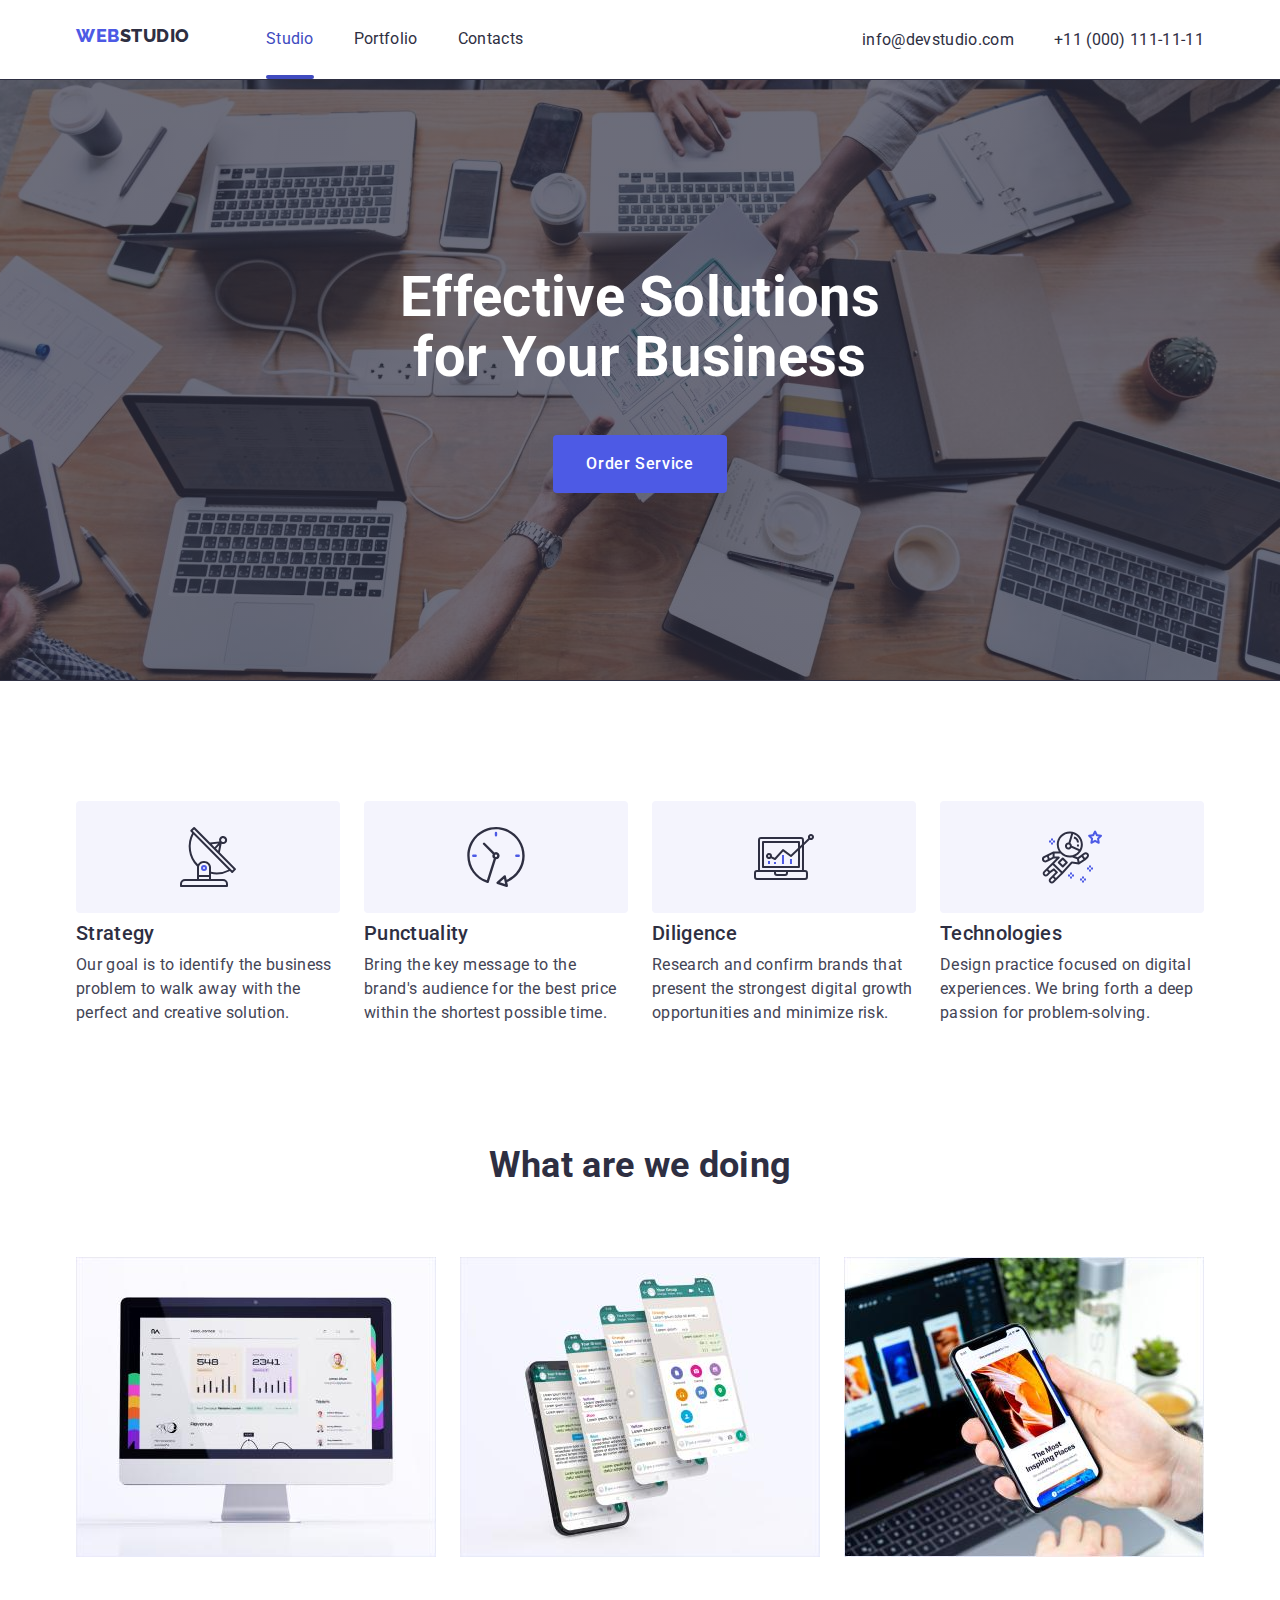
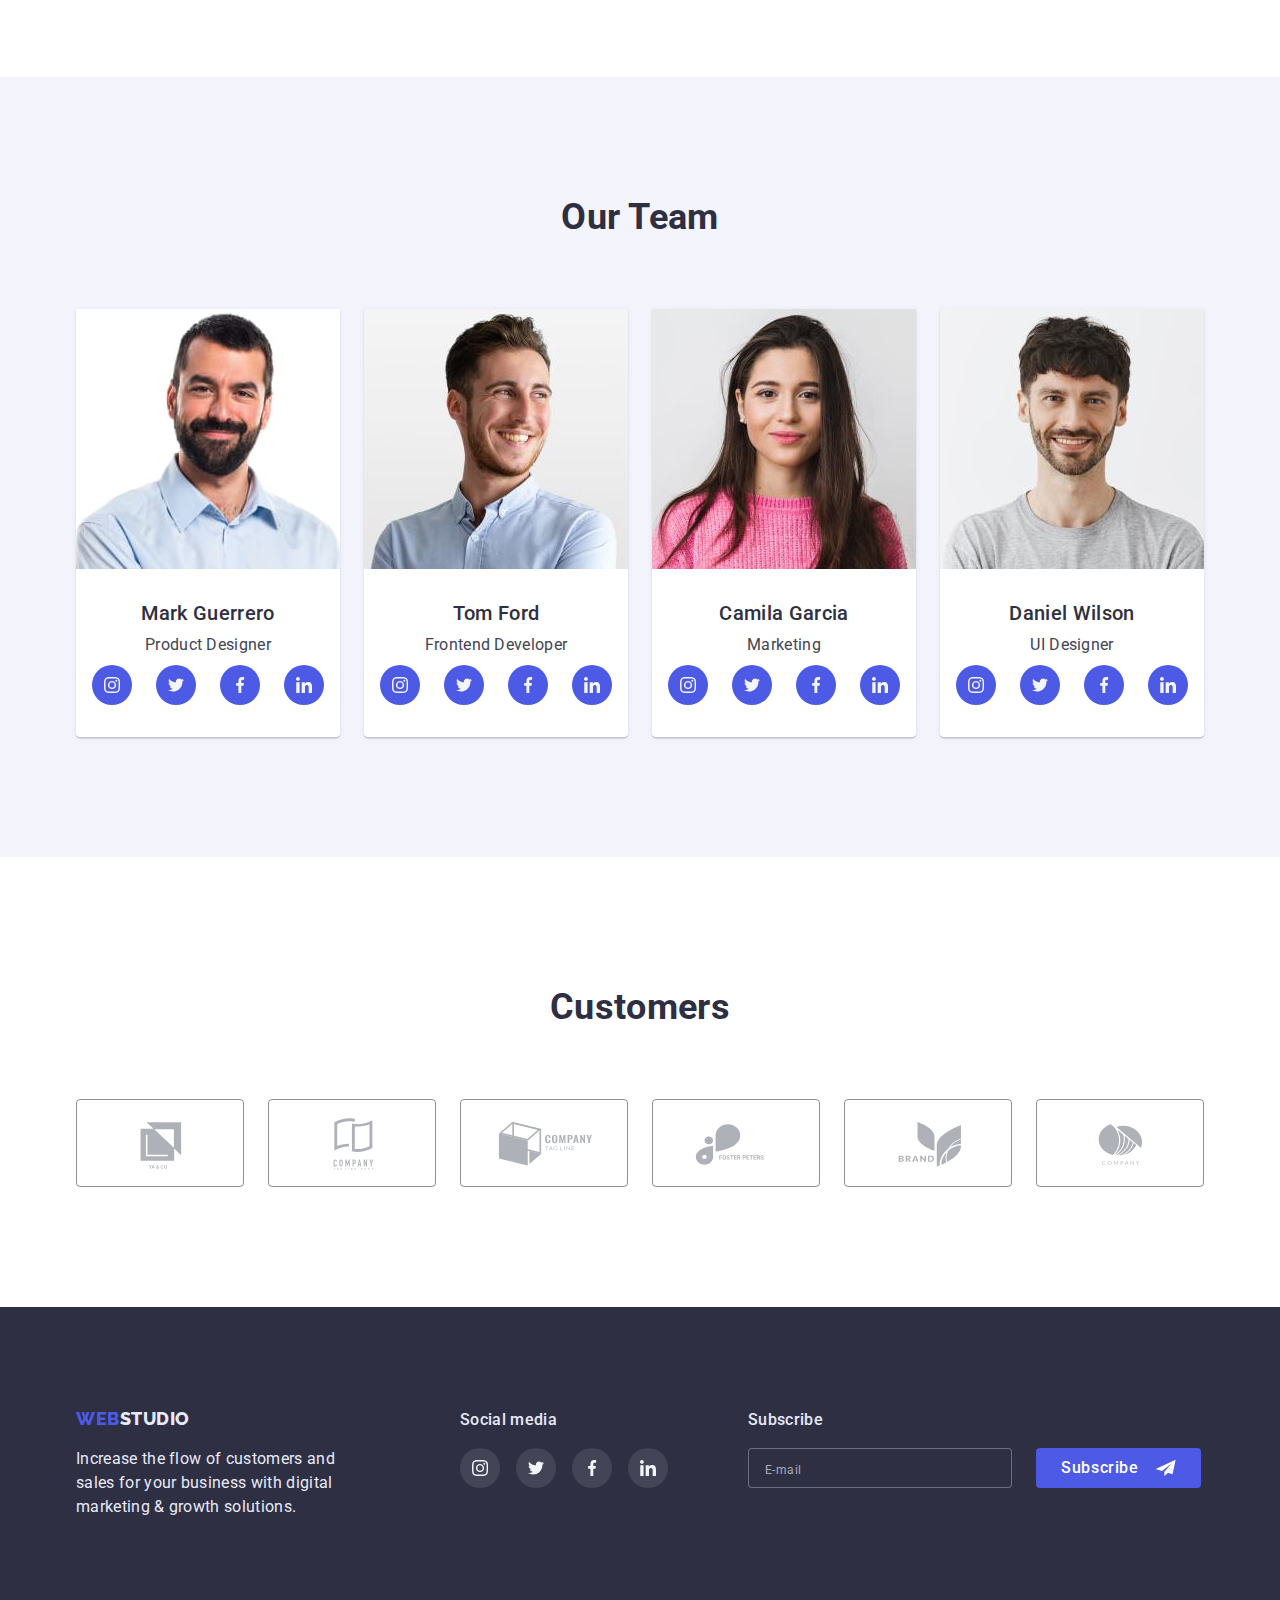
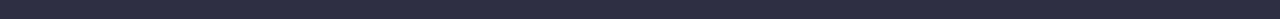
<file: index.html>
<!DOCTYPE html>
<html lang="en">
  <head>
    <meta charset="UTF-8" />
    <meta http-equiv="X-UA-Compatible" content="IE=edge" />
    <meta name="viewport" content="width=device-width, initial-scale=1.0" />
    <meta name="description" content="Effective Solutions for Your Business" />
    <title>Web Studio</title>
    <link rel="preconnect" href="https://fonts.googleapis.com" />
    <link rel="preconnect" href="https://fonts.gstatic.com" crossorigin />
    <link
      href="https://fonts.googleapis.com/css2?family=Raleway:wght@600&family=Roboto:wght@400;500;700&display=swap"
      rel="stylesheet"
    />
    <link
      rel="stylesheet"
      href="https://cdn.jsdelivr.net/npm/modern-normalize@1.1.0/modern-normalize.min.css"
    />
    <link rel="stylesheet" href="./CSS/style.css" />
  </head>

  <body>
    <!-- Header section -->
    <header class="header">
      <div class="container header-container">
        <a class="header-logo link" href="./index.html"
          ><span class="logo-design">web</span>studio
        </a>
        <nav class="header-nav">
          <ul class="header-list list">
            <li class="header-item">
              <a class="header-link link current" href="./index.html">Studio</a>
            </li>
            <li class="header-item">
              <a class="header-link link" href="./portfolio.html">Portfolio</a>
            </li>
            <li class="header-item">
              <a class="header-link link" href="#">Contacts</a>
            </li>
          </ul>
        </nav>
        <address class="address-items">
          <ul class="header-address">
            <li class="address-item">
              <a class="link address" href="mailto:info@devstudio.com"
                >info@devstudio.com</a
              >
            </li>
            <li class="address-item">
              <a class="link address" href="tel:+110001111111"
                >+11 (000) 111-11-11</a
              >
            </li>
          </ul>
        </address>
      </div>
    </header>
    <main>
      <!-- Hero section -->
      <section class="hero">
        <div class="container">
          <h1 class="h-title">Effective Solutions for Your Business</h1>
          <button class="button active" type="button" data-modal-open>
            Order Service
          </button>
        </div>
      </section>
      <!-- Оur Features section -->
      <section class="our-features">
        <div class="container">
          <h2 class="visually-hidden">Оur Features</h2>
          <ul class="features">
            <li class="features-list">
              <div class="features-icons">
                <svg class="features-icon" width="60px" height="64px">
                  <use href="./images/icons/icons.svg#icon-antenna"></use>
                </svg>
              </div>
              <h3 class="li-list">Strategy</h3>
              <p class="txt">
                Our goal is to identify the business problem to walk away with
                the perfect and creative solution.
              </p>
            </li>
            <li class="features-list">
              <div class="features-icons">
                <svg class="features-icon" width="60px" height="64px">
                  <use href="./images/icons/icons.svg#icon-clock"></use>
                </svg>
              </div>
              <h3 class="li-list">Punctuality</h3>
              <p class="txt">
                Bring the key message to the brand's audience for the best price
                within the shortest possible time.
              </p>
            </li>
            <li class="features-list">
              <div class="features-icons">
                <svg class="features-icon" width="60px" height="64px">
                  <use href="./images/icons/icons.svg#icon-diagram"></use>
                </svg>
              </div>
              <h3 class="li-list">Diligence</h3>
              <p class="txt">
                Research and confirm brands that present the strongest digital
                growth opportunities and minimize risk.
              </p>
            </li>
            <li class="features-list">
              <div class="features-icons">
                <svg class="features-icon" width="60px" height="64px">
                  <use href="./images/icons/icons.svg#icon-astronaut"></use>
                </svg>
              </div>
              <h3 class="li-list">Technologies</h3>
              <p class="txt">
                Design practice focused on digital experiences. We bring forth a
                deep passion for problem-solving.
              </p>
            </li>
          </ul>
        </div>
      </section>
      <!-- What are we doing section -->
      <section class="what-doing">
        <div class="container">
          <h2 class="li-title h-h">What are we doing</h2>
          <ul class="doing-img">
            <li class="doing-items">
              <img
                src="./images/whatdoing/computer.jpg"
                alt="computer"
                width="360"
                height="300"
              />
            </li>
            <li class="doing-items">
              <img
                src="./images/whatdoing/phone.jpg"
                alt="phone"
                width="360"
                height="300"
              />
            </li>
            <li class="doing-items">
              <img
                src="./images/whatdoing/devices.jpg"
                alt="device"
                width="360"
                height="300"
              />
            </li>
          </ul>
        </div>
      </section>
      <!-- Team section -->
      <section class="our-team">
        <div class="container team-container">
          <h2 class="li-title h-h">Our Team</h2>
          <ul class="team-items">
            <li class="team">
              <img
                src="./images/team/mark.jpg"
                alt="Product Designer"
                width="264"
                height="260"
              />
              <div class="div-team">
                <h3 class="li-list">Mark Guerrero</h3>
                <p class="txt txt-team">Product Designer</p>
                <ul class="socials">
                  <li class="socials-item">
                    <a
                      class="socials-link"
                      href="https://instagram.com"
                      rel="noopener noreferrer"
                      aria-label="Instagram link"
                    >
                      <svg class="socials-icon" width="16" height="16">
                        <use
                          href="./images/icons/icons.svg#icon-instagram"
                        ></use>
                      </svg>
                    </a>
                  </li>
                  <li class="socials-item">
                    <a class="socials-link" href="" aria-label="Twitter link">
                      <svg class="socials-icon" width="16" height="16">
                        <use href="./images/icons/icons.svg#icon-twitter"></use>
                      </svg>
                    </a>
                  </li>
                  <li class="socials-item">
                    <a class="socials-link" href="" aria-label="Facebook link">
                      <svg class="socials-icon" width="16" height="16">
                        <use
                          href="./images/icons/icons.svg#icon-facebook"
                        ></use>
                      </svg>
                    </a>
                  </li>
                  <li class="socials-item">
                    <a class="socials-link" href="" aria-label="Linkedin link">
                      <svg class="socials-icon" width="16" height="16">
                        <use
                          href="./images/icons/icons.svg#icon-linkedin"
                        ></use>
                      </svg>
                    </a>
                  </li>
                </ul>
              </div>
            </li>
            <li class="team">
              <img
                src="./images/team/tom.jpg"
                alt="Frontend Developer"
                width="264"
                height="260"
              />
              <div class="div-team">
                <h3 class="li-list">Tom Ford</h3>
                <p class="txt txt-team">Frontend Developer</p>
                <ul class="socials">
                  <li class="socials-item">
                    <a
                      class="socials-link"
                      href="https://instagram.com"
                      rel="noopener noreferrer"
                      aria-label="Instagram link"
                    >
                      <svg class="socials-icon" width="16" height="16">
                        <use
                          href="./images/icons/icons.svg#icon-instagram"
                        ></use>
                      </svg>
                    </a>
                  </li>
                  <li class="socials-item">
                    <a class="socials-link" href="" aria-label="Twitter link">
                      <svg class="socials-icon" width="16" height="16">
                        <use href="./images/icons/icons.svg#icon-twitter"></use>
                      </svg>
                    </a>
                  </li>
                  <li class="socials-item">
                    <a class="socials-link" href="" aria-label="Facebook link">
                      <svg class="socials-icon" width="16" height="16">
                        <use
                          href="./images/icons/icons.svg#icon-facebook"
                        ></use>
                      </svg>
                    </a>
                  </li>
                  <li class="socials-item">
                    <a class="socials-link" href="" aria-label="Linkedin link">
                      <svg class="socials-icon" width="16" height="16">
                        <use
                          href="./images/icons/icons.svg#icon-linkedin"
                        ></use>
                      </svg>
                    </a>
                  </li>
                </ul>
              </div>
            </li>
            <li class="team">
              <img
                src="./images/team/camila.jpg"
                alt="Marketing"
                width="264"
                height="260"
              />
              <div class="div-team">
                <h3 class="li-list">Camila Garcia</h3>
                <p class="txt txt-team">Marketing</p>
                <ul class="socials">
                  <li class="socials-item">
                    <a
                      class="socials-link"
                      href="https://instagram.com"
                      rel="noopener noreferrer"
                      aria-label="Instagram link"
                    >
                      <svg class="socials-icon" width="16" height="16">
                        <use
                          href="./images/icons/icons.svg#icon-instagram"
                        ></use>
                      </svg>
                    </a>
                  </li>
                  <li class="socials-item">
                    <a class="socials-link" href="" aria-label="Twitter link">
                      <svg class="socials-icon" width="16" height="16">
                        <use href="./images/icons/icons.svg#icon-twitter"></use>
                      </svg>
                    </a>
                  </li>
                  <li class="socials-item">
                    <a class="socials-link" href="" aria-label="Facebook link">
                      <svg class="socials-icon" width="16" height="16">
                        <use
                          href="./images/icons/icons.svg#icon-facebook"
                        ></use>
                      </svg>
                    </a>
                  </li>
                  <li class="socials-item">
                    <a class="socials-link" href="" aria-label="Linkedin link">
                      <svg class="socials-icon" width="16" height="16">
                        <use
                          href="./images/icons/icons.svg#icon-linkedin"
                        ></use>
                      </svg>
                    </a>
                  </li>
                </ul>
              </div>
            </li>
            <li class="team">
              <img
                src="./images/team/daniel.jpg"
                alt="UI Designer"
                width="264"
                height="260"
              />
              <div class="div-team">
                <h3 class="li-list">Daniel Wilson</h3>
                <p class="txt txt-team">UI Designer</p>
                <ul class="socials">
                  <li class="socials-item">
                    <a
                      class="socials-link"
                      href="https://instagram.com"
                      rel="noopener noreferrer"
                      aria-label="Instagram link"
                    >
                      <svg class="socials-icon" width="16" height="16">
                        <use
                          href="./images/icons/icons.svg#icon-instagram"
                        ></use>
                      </svg>
                    </a>
                  </li>
                  <li class="socials-item">
                    <a class="socials-link" href="" aria-label="Twitter link">
                      <svg class="socials-icon" width="16" height="16">
                        <use href="./images/icons/icons.svg#icon-twitter"></use>
                      </svg>
                    </a>
                  </li>
                  <li class="socials-item">
                    <a class="socials-link" href="" aria-label="Facebook link">
                      <svg class="socials-icon" width="16" height="16">
                        <use
                          href="./images/icons/icons.svg#icon-facebook"
                        ></use>
                      </svg>
                    </a>
                  </li>
                  <li class="socials-item">
                    <a class="socials-link" href="" aria-label="Linkedin link">
                      <svg class="socials-icon" width="16" height="16">
                        <use
                          href="./images/icons/icons.svg#icon-linkedin"
                        ></use>
                      </svg>
                    </a>
                  </li>
                </ul>
              </div>
            </li>
          </ul>
        </div>
      </section>
      <section class="customers">
        <h2 class="li-title h-h">Customers</h2>
        <ul class="customers-list">
          <li class="customers-items">
            <a class="customers-link">
              <svg class="customers-svg" width="104" height="56">
                <use href="./images/icons/icons.svg#icon-logo-1"></use>
              </svg>
            </a>
          </li>
          <li class="customers-items">
            <a class="customers-link" href="">
              <svg class="customers-svg" width="104" height="56">
                <use href="./images/icons/icons.svg#icon-logo-2"></use>
              </svg>
            </a>
          </li>
          <li class="customers-items">
            <a class="customers-link" href="">
              <svg class="customers-svg" width="104" height="56">
                <use href="./images/icons/icons.svg#icon-logo-3"></use>
              </svg>
            </a>
          </li>
          <li class="customers-items">
            <a class="customers-link" href="">
              <svg class="customers-svg" width="104" height="56">
                <use href="./images/icons/icons.svg#icon-logo-4"></use>
              </svg>
            </a>
          </li>
          <li class="customers-items">
            <a class="customers-link" href="">
              <svg class="customers-svg" width="104" height="56">
                <use href="./images/icons/icons.svg#icon-logo-5"></use>
              </svg>
            </a>
          </li>
          <li class="customers-items">
            <a class="customers-link" href="">
              <svg class="customers-svg" width="104" height="56">
                <use href="./images/icons/icons.svg#icon-logo-6"></use>
              </svg>
            </a>
          </li>
        </ul>
      </section>
    </main>

    <footer class="footer">
      <div class="container footer-container">
        <div class="footer-div">
          <a class="footer-logo link" href="./index.html"
            ><span class="logo-design">web</span
            ><span class="footer-logo">studio</span>
          </a>
          <p class="txt-foot">
            Increase the flow of customers and sales for your business with
            digital marketing & growth solutions.
          </p>
        </div>
        <div class="social-media">
          <h2 class="footer-socials-title">Social media</h2>
          <ul class="socials-footer">
            <li class="socials-item-footer">
              <a
                class="socials-link-footer"
                href="https://instagram.com"
                rel="noopener noreferrer"
                aria-label="Instagram link"
              >
                <svg class="socials-icon" width="16" height="16">
                  <use href="./images/icons/icons.svg#icon-instagram"></use>
                </svg>
              </a>
            </li>
            <li class="socials-item-footer">
              <a class="socials-link-footer" href="" aria-label="Twitter link">
                <svg class="socials-icon" width="16" height="16">
                  <use href="./images/icons/icons.svg#icon-twitter"></use>
                </svg>
              </a>
            </li>
            <li class="socials-item-footer">
              <a class="socials-link-footer" href="" aria-label="Facebook link">
                <svg class="socials-icon" width="16" height="16">
                  <use href="./images/icons/icons.svg#icon-facebook"></use>
                </svg>
              </a>
            </li>
            <li class="socials-item-footer">
              <a class="socials-link-footer" href="" aria-label="Linkedin link">
                <svg class="socials-icon" width="16" height="16">
                  <use href="./images/icons/icons.svg#icon-linkedin"></use>
                </svg>
              </a>
            </li>
          </ul>
        </div>
        <!-- Subscribe -->
        <div class="subscribe">
          <strong class="subscribe-title">Subscribe</strong>
          <form class="subscribe-form" name="subscribe_form">
            <label class="subscribe-field">
              <input
                class="subscribe-input"
                type="email"
                name="subscribe_email"
                placeholder="E-mail"
              />
            </label>
            <button class="button subscribe-btn" type="submit">Subscribe
              <svg class="subscribe-icon" width="24" height="20">
                <use href="./images/icons/icons.svg#icon-subscribe"></use>
              </button>
          </form>
        </div>
      </div>
    </footer>
    <!-- Modal window -->
    <div class="backdrop is-hidden" data-modal>
      <div class="modal">
        <button class="modal-btn" type="button" data-modal-close>
          <svg class="modal-icon" width="8" height="8">
            <use href="./images/icons/icons.svg#icon-close"></use>
          </svg>
        </button>
        <strong class="modal-title"
          >Leave your contacts and we will call you back</strong
        >
        <form class="modal-form" name="modal_form">
          <!-- Name field -->
          <label class="modal-form-label" for="user_sign">Name</label>
          <div class="modal-form-group">
            <input class="modal-form-field" type="text" id="user_sign" />
            <svg class="modal-form-icon" width="18" height="18">
              <use href="./images/icons/icons.svg#icon-person"></use>
            </svg>
          </div>
          <!-- Phone field -->
          <label class="modal-form-label" for="user_telephone">Phone</label>
          <div class="modal-form-group">
            <input class="modal-form-field" type="tel" id="user_telephone" />
            <svg class="modal-form-icon" width="18" height="24">
              <use href="./images/icons/icons.svg#icon-phone"></use>
            </svg>
          </div>
          <!-- Email field -->
          <label class="modal-form-label" for="user_email">Email</label>
          <div class="modal-form-group">
            <input class="modal-form-field" type="text" id="user_email" />
            <svg class="modal-form-icon" width="18" height="24">
              <use href="./images/icons/icons.svg#icon-email"></use>
            </svg>
          </div>
          <!-- Comment field -->
          <label class="modal-form-label" for="user_comment">Comment</label>
          <textarea
            class="modal-form-comment"
            name="user_comment"
            id="user_comment"
            rows="6"
            placeholder="Text input"
          ></textarea>
          <!-- Agreement field -->
          <label class="modal-form-agreement" for="user_agreement">
            <input
              class="modal-form-checkbox"
              type="checkbox"
              name="user_agreement"
              id="user_agreement"
            />
            <svg class="custom-checkbox" width="16" height="16">
              <use
                class="custom-checkbox-frame"
                href="./images/icons/icons.svg#icon-checkbox"
              ></use>
              <use
                class="custom-checkbox-check"
                href="./images/icons/icons.svg#property"
              ></use>
            </svg>
            <span class="modal-form-desc">
              I accept the terms and conditions of the
              <a class="modal-form-link" href="" target="_blank"
                >Privacy Policy</a
              >
            </span>
          </label>
          <button class="modal-form-btn button" type="submit">Send</button>
        </form>
      </div>
    </div>
    <script src="./js/modal.js"></script>
  </body>
</html>
</file>
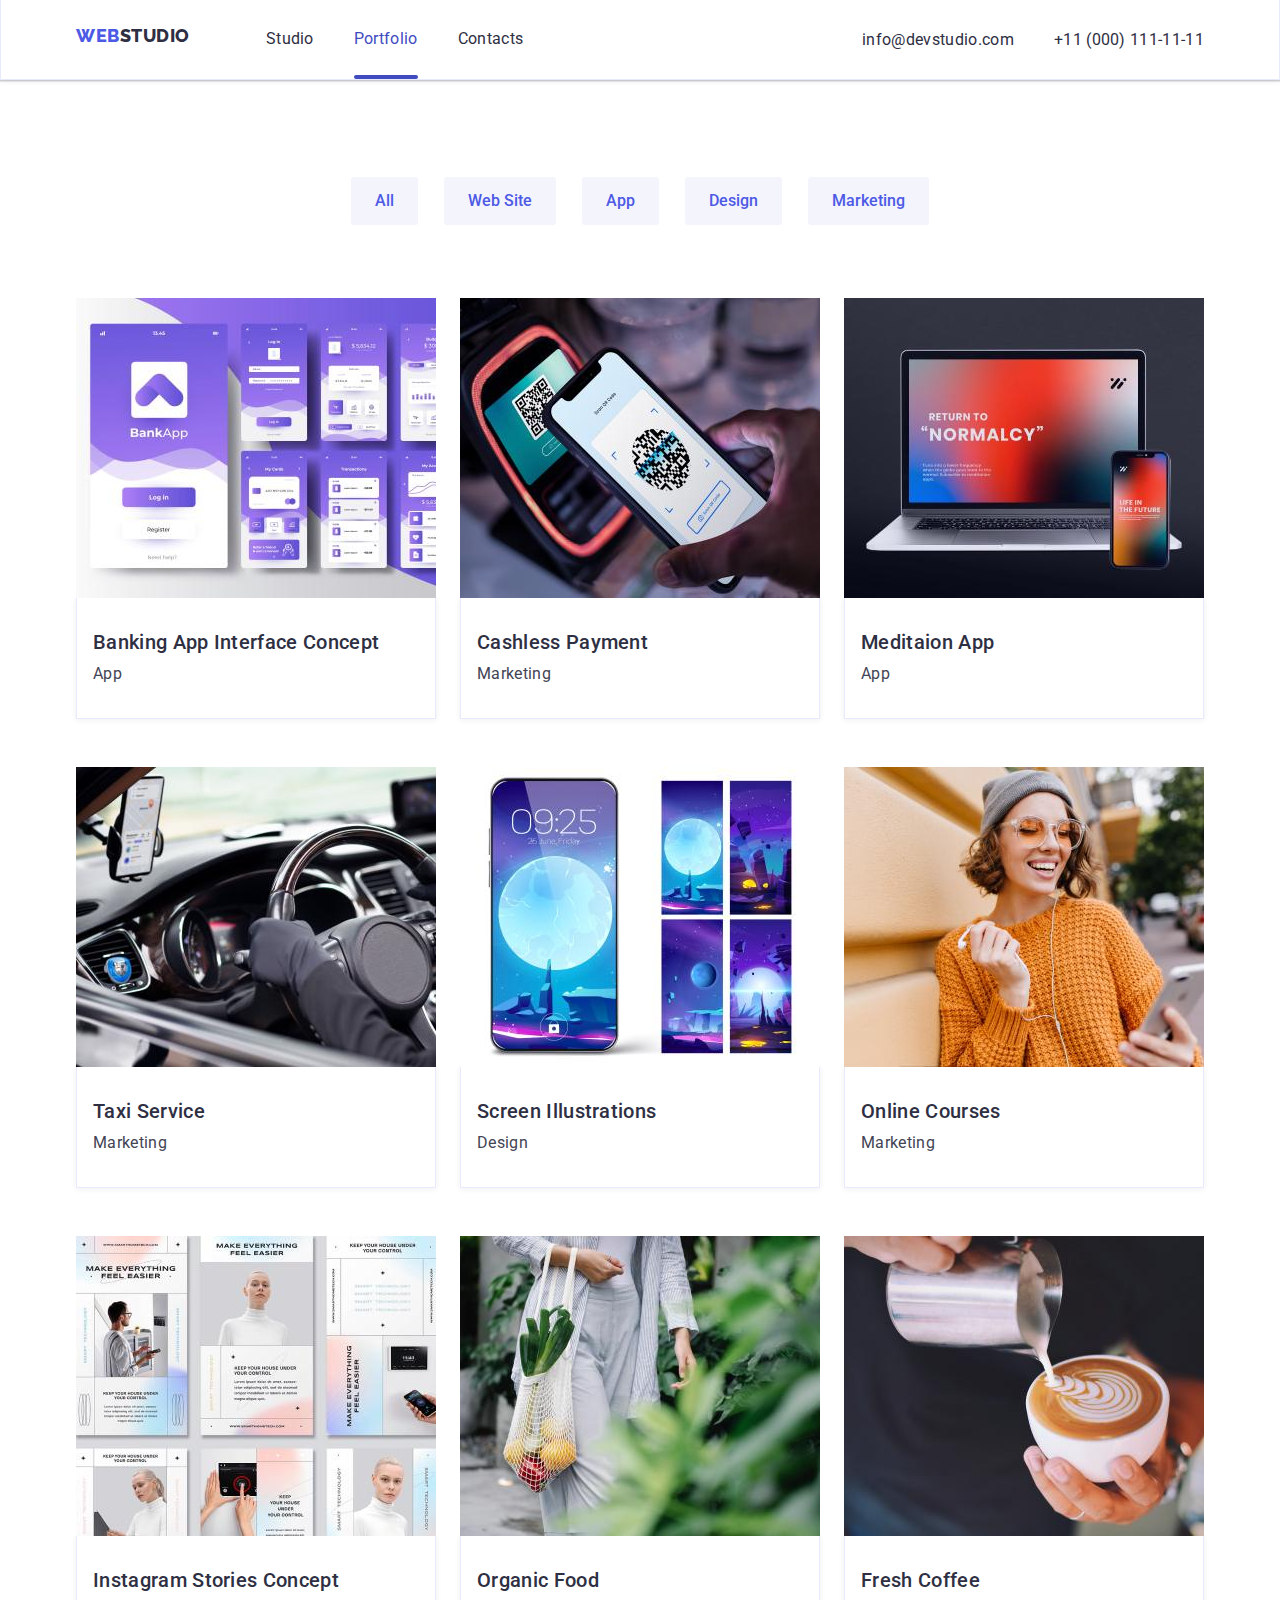
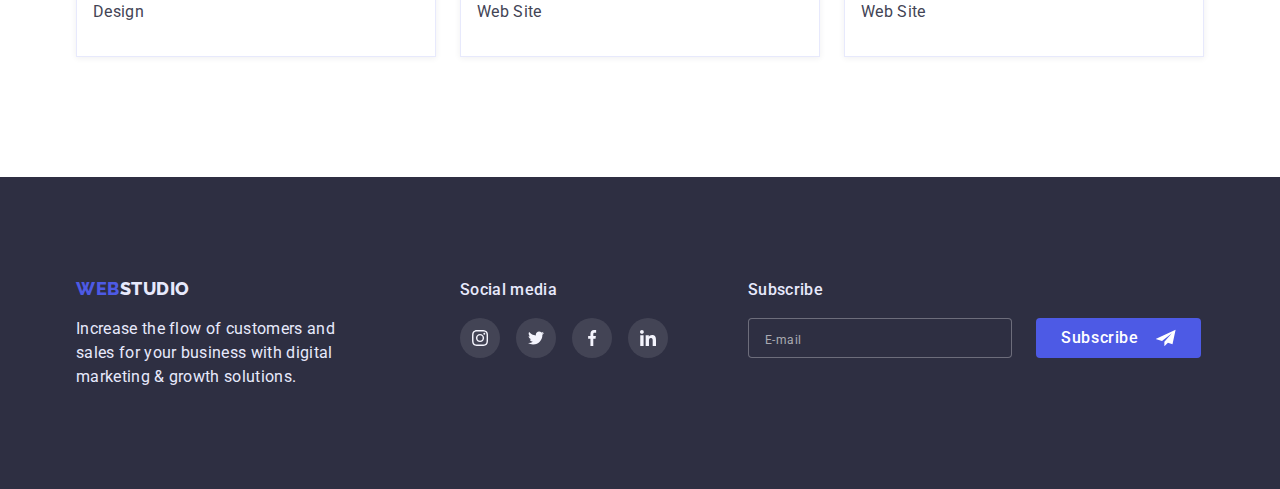
<file: portfolio.html>
<!DOCTYPE html>
<html lang="en">
  <head>
    <meta charset="UTF-8" />
    <meta http-equiv="X-UA-Compatible" content="IE=edge" />
    <meta name="viewport" content="width=device-width, initial-scale=1.0" />
    <meta name="description" content="Effective Solutions for Your Business" />
    <title>Web Studio</title>
    <link rel="preconnect" href="https://fonts.googleapis.com" />
    <link rel="preconnect" href="https://fonts.gstatic.com" crossorigin />
    <link
      href="https://fonts.googleapis.com/css2?family=Raleway:wght@600&family=Roboto:wght@400;500;700&display=swap"
      rel="stylesheet"
    />
    <link
      rel="stylesheet"
      href="https://cdn.jsdelivr.net/npm/modern-normalize@1.1.0/modern-normalize.min.css"
    />
    <link rel="stylesheet" href="./CSS/style.css"
  </head>

  <body>
    <!-- Header section -->
    <header class="header wrapper-header-portfolio">
      <div class="container header-container portfolio-cont-header">
        <a class="header-logo link" href="./index.html"
          ><span class="logo-design">web</span>studio
        </a>
        <nav class="header-nav">
          <ul class="header-list list">
            <li class="header-item">
              <a class="header-link link" href="./index.html">Studio</a>
            </li>
            <li class="header-item">
              <a class="header-link link current" href="./portfolio.html"
                >Portfolio</a
              >
            </li>
            <li class="header-item">
              <a class="header-link link" href="#">Contacts</a>
            </li>
          </ul>
        </nav>
        <address>
          <ul class="header-address">
            <li class="address-item">
              <a class="link address" href="mailto:info@devstudio.com"
                >info@devstudio.com</a
              >
            </li>
            <li class="address-item">
              <a class="link address" href="tel:+110001111111"
                >+11 (000) 111-11-11</a
              >
            </li>
          </ul>
        </address>
      </div>
    </header>
    <main>
      <section class="portfolio-items">
        <div class="container portfolio-container">
          <h1 class="visually-hidden">Project card</h1>
          <ul class="p-items">
            <li class="btn-items">
              <button class="portfolio-btn" type="button">All</button>
            </li>
            <li class="btn-items">
              <button class="portfolio-btn" type="button">Web Site</button>
            </li>
            <li class="btn-items">
              <button class="portfolio-btn" type="button">App</button>
            </li>
            <li class="btn-items">
              <button class="portfolio-btn" type="button">Design</button>
            </li>
            <li class="btn-items">
              <button class="portfolio-btn" type="button">Marketing</button>
            </li>
          </ul>
          <ul class="portfolio-links">
            <li class="prtf-link">
              <a class="link link-animation" href="">
                <div class="project-animation-div">
                  <img
                    src="./images/portfolio/banking-app.jpg"
                    alt="Banking App Interface Concept"
                    width="360"
                    height="300"
                  />
                  <p class="project-animation">
                    14 Stylish and User-Friendly App Design Concepts · Task
                    Manager App · Calorie Tracker App · Exotic Fruit Ecommerce
                    App · Cloud Storage App
                  </p>
                </div>
                <div class="wrapper">
                  <h2 class="li-list">Banking App Interface Concept</h2>
                  <p class="txt">App</p>
                </div>
              </a>
            </li>
            <li class="prtf-link">
              <a class="link link-animation" href="">
                <div class="project-animation-div">
                  <img
                    src="./images/portfolio/cashless.jpg"
                    alt="Cashless Payment"
                    width="360"
                    height="300"
                  />
                  <p class="project-animation">
                    14 Stylish and User-Friendly App Design Concepts · Task
                    Manager App · Calorie Tracker App · Exotic Fruit Ecommerce
                    App · Cloud Storage App
                  </p>
                </div>
                <div class="wrapper">
                  <h2 class="li-list">Cashless Payment</h2>
                  <p class="txt">Marketing</p>
                </div>
              </a>
            </li>
            <li class="prtf-link">
              <a class="link link-animation" href="">
                <div class="project-animation-div">
                  <img
                    src="./images/portfolio/meditation-app.jpg"
                    alt="Meditaion App"
                    width="360"
                    height="300"
                  />
                  <p class="project-animation">
                    14 Stylish and User-Friendly App Design Concepts · Task
                    Manager App · Calorie Tracker App · Exotic Fruit Ecommerce
                    App · Cloud Storage App
                  </p>
                </div>
                <div class="wrapper">
                  <h2 class="li-list">Meditaion App</h2>
                  <p class="txt">App</p>
                </div>
              </a>
            </li>
            <li class="prtf-link">
              <a class="link link-animation" href="">
                <div class="project-animation-div">
                  <img
                    src="./images/portfolio/taxi-service.jpg"
                    alt="Taxi Service"
                    width="360"
                    height="300"
                  />
                  <p class="project-animation">
                    14 Stylish and User-Friendly App Design Concepts · Task
                    Manager App · Calorie Tracker App · Exotic Fruit Ecommerce
                    App · Cloud Storage App
                  </p>
                </div>
                <div class="wrapper">
                  <h2 class="li-list">Taxi Service</h2>
                  <p class="txt">Marketing</p>
                </div>
              </a>
            </li>
            <li class="prtf-link">
              <a class="link link-animation" href="">
                <div class="project-animation-div">
                  <img
                    src="./images/portfolio/screen-illustrations.jpg"
                    alt="Screen Illustrations"
                    width="360"
                    height="300"
                  />
                  <p class="project-animation">
                    14 Stylish and User-Friendly App Design Concepts · Task
                    Manager App · Calorie Tracker App · Exotic Fruit Ecommerce
                    App · Cloud Storage App
                  </p>
                </div>
                <div class="wrapper">
                  <h2 class="li-list">Screen Illustrations</h2>
                  <p class="txt">Design</p>
                </div>
              </a>
            </li>
            <li class="prtf-link">
              <a class="link link-animation" href="">
                <div class="project-animation-div">
                  <img
                    src="./images/portfolio/online-courses.jpg"
                    alt="Online Courses"
                    width="360"
                    height="300"
                  />
                  <p class="project-animation">
                    14 Stylish and User-Friendly App Design Concepts · Task
                    Manager App · Calorie Tracker App · Exotic Fruit Ecommerce
                    App · Cloud Storage App
                  </p>
                </div>
                <div class="wrapper">
                  <h2 class="li-list">Online Courses</h2>
                  <p class="txt">Marketing</p>
                </div>
              </a>
            </li>
            <li class="prtf-link">
              <a class="link link-animation" href="">
                <div class="project-animation-div">
                  <img
                    src="./images/portfolio/inst-stories.jpg"
                    alt="Instagram Stories Concept"
                    width="360"
                    height="300"
                  />
                  <p class="project-animation">
                    14 Stylish and User-Friendly App Design Concepts · Task
                    Manager App · Calorie Tracker App · Exotic Fruit Ecommerce
                    App · Cloud Storage App
                  </p>
                </div>
                <div class="wrapper">
                  <h2 class="li-list">Instagram Stories Concept</h2>
                  <p class="txt">Design</p>
                </div>
              </a>
            </li>
            <li class="prtf-link">
              <a class="link link-animation" href="">
                <div class="project-animation-div">
                  <img
                    src="./images/portfolio/organic-food.jpg"
                    alt="Organic Food"
                    width="360"
                    height="300"
                  />
                  <p class="project-animation">
                    14 Stylish and User-Friendly App Design Concepts · Task
                    Manager App · Calorie Tracker App · Exotic Fruit Ecommerce
                    App · Cloud Storage App
                  </p>
                </div>
                <div class="wrapper">
                  <h2 class="li-list portfolio-list-h">Organic Food</h2>
                  <p class="txt">Web Site</p>
                </div>
              </a>
            </li>
            <li class="prtf-link">
              <a class="link link-animation" href="">
                <div class="project-animation-div">
                  <img
                    src="./images/portfolio/fresh-coffee.jpg"
                    alt="Fresh Coffee"
                    width="360"
                    height="300"
                  />
                  <p class="project-animation">
                    14 Stylish and User-Friendly App Design Concepts · Task
                    Manager App · Calorie Tracker App · Exotic Fruit Ecommerce
                    App · Cloud Storage App
                  </p>
                </div>
                <div class="wrapper">
                  <h2 class="li-list">Fresh Coffee</h2>
                  <p class="txt">Web Site</p>
                </div>
              </a>
            </li>
          </ul>
        </div>
      </section>
    </main>
     <footer class="footer">
      <div class="container footer-container">
        <div class="footer-div">
          <a class="footer-logo link" href="./index.html"
            ><span class="logo-design">web</span
            ><span class="footer-logo">studio</span>
          </a>
          <p class="txt-foot">
            Increase the flow of customers and sales for your business with
            digital marketing & growth solutions.
          </p>
        </div>
        <div class="social-media">
          <h2 class="footer-socials-title">Social media</h2>
          <ul class="socials-footer">
            <li class="socials-item-footer">
              <a
                class="socials-link-footer"
                href="https://instagram.com"
                rel="noopener noreferrer"
                aria-label="Instagram link"
              >
                <svg class="socials-icon" width="16" height="16">
                  <use href="./images/icons/icons.svg#icon-instagram"></use>
                </svg>
              </a>
            </li>
            <li class="socials-item-footer">
              <a class="socials-link-footer" href="" aria-label="Twitter link">
                <svg class="socials-icon" width="16" height="16">
                  <use href="./images/icons/icons.svg#icon-twitter"></use>
                </svg>
              </a>
            </li>
            <li class="socials-item-footer">
              <a class="socials-link-footer" href="" aria-label="Facebook link">
                <svg class="socials-icon" width="16" height="16">
                  <use href="./images/icons/icons.svg#icon-facebook"></use>
                </svg>
              </a>
            </li>
            <li class="socials-item-footer">
              <a class="socials-link-footer" href="" aria-label="Linkedin link">
                <svg class="socials-icon" width="16" height="16">
                  <use href="./images/icons/icons.svg#icon-linkedin"></use>
                </svg>
              </a>
            </li>
          </ul>
        </div>
        <!-- Subscribe -->
        <div class="subscribe">
          <strong class="subscribe-title">Subscribe</strong>
          <form class="subscribe-form" name="subscribe_form">
            <label class="subscribe-field">
              <input
                class="subscribe-input"
                type="email"
                name="subscribe_email"
                placeholder="E-mail"
              />
            </label>
            <button class="button subscribe-btn" type="submit">Subscribe
              <svg class="subscribe-icon" width="24" height="20">
                <use href="./images/icons/icons.svg#icon-subscribe"></use>
              </button>
          </form>
        </div>
      </div>
    </footer>
  </body>
</html>
</file>
<file: CSS/style.css>
.visually-hidden {
  position: absolute;
  width: 1px;
  height: 1px;
  margin: -1px;
  border: 0;
  padding: 0;

  white-space: nowrap;
  clip-path: inset(100%);
  clip: rect(0 0 0 0);
  overflow: hidden;
}
h1,
h2,
h3,
h4,
h5,
h6,
p,
ul {
  margin: 0;
  padding: 0;
}
img {
  display: block;
}
button {
  cursor: pointer;
}
.link {
  text-decoration: none;
  color: currentColor;
}
.list {
  list-style: none;
  margin: 0;
  padding: 0;
}
section {
  margin: 0;
  padding: 0;
}
:root {
  /* BG COLORS */
  --primary-bg-cl: #2e2f42;
  --secondary-bg-cl: #f4f4fd;
  --team-bg-cl: #ffffff;
  --button-bg-cl: #4d5ae5;
  --active-txt-cl: #404bbf;
  --icon-cl: #afb1b8;
  --modal-window-bg: #fcfcfc;

  /* TXT COLORS */
  --primary-txt-cl: #2e2f42;
  --secondary-txt-cl: #434455;
  --logo-txt-cl: #4d5ae5;
  --second-logo-txt-color: #f4f4fd;
  --footer-txt-cl: #e7e9fc;
  --hero-txt-cl: #ffffff;
  --hover-button-cl: #404bbf;
}

@keyframes move-top {
  0% {
    transform: translateY(150px);
    opacity: 0;
  }
  50% {
    opacity: 0.6;
  }
  100% {
    transform: translateX(0);
    opacity: 1;
  }
}

/* NAV */

.header-logo {
  font-family: 'Raleway', sans-serif;
  font-weight: 800;
  font-size: 18px;
  line-height: calc(24 / 18);
  letter-spacing: 0.03em;
  text-transform: uppercase;
  margin-right: 76px;
}
.logo-design {
  color: var(--logo-txt-cl);
}
.address {
  line-height: calc(24 / 16);
  color: var(--secondary-txt-cl);
  font-style: normal;

  transition: color 250ms cubic-bezier(0.4, 0, 0.2, 1);
}
.address:hover,
.address:focus {
  color: var(--active-txt-cl);
  cursor: pointer;
}
.header-link {
  transition: color 250ms cubic-bezier(0.4, 0, 0.2, 1);
  position: relative;
}
.header-link:hover,
.header-link:focus {
  color: var(--active-txt-cl);
  cursor: pointer;
}
.header-link.current {
  color: var(--active-txt-cl);
}
.header-link.current::after {
  content: '';
  position: absolute;
  display: block;
  width: 100%;
  height: 4px;
  background-color: var(--hover-button-cl);
  border-radius: 2px;
  bottom: 0;
  left: 0;
}
.header-container {
  display: flex;
  align-items: center;
}
.header-nav {
  margin-right: auto;
}
.header-link,
.address,
.header-logo {
  padding-top: 24px;
  padding-bottom: 31px;
}
.header-list {
  display: flex;
  align-items: center;
  gap: 40px;
}
.header-address {
  display: flex;
  gap: 40px;
}
.link {
  text-decoration: none;
  color: var(--primary-txt-cl);
}

/* BODY */

body {
  font-family: 'Roboto', sans-serif;
  color: var(--primary-txt-cl);
  letter-spacing: 0.02em;
}
.container {
  width: 1158px;
  padding-left: 15px;
  padding-right: 15px;
  margin-left: auto;
  margin-right: auto;
}

/* HERO SECTION */

.hero {
  color: var(--hero-txt-cl);
  background-color: var(--primary-bg-cl);
  background-image: linear-gradient(
      rgba(46, 47, 66, 0.7),
      rgba(46, 47, 66, 0.7)
    ),
    url(../images/herobackground/hero-background-img.jpg);
  background-repeat: no-repeat;
  background-position: center;
  max-width: 1440px;
  margin-left: auto;
  margin-right: auto;
  padding-bottom: 188px;
  padding-top: 188px;
}
.h-title {
  line-height: calc(60 / 56);
  font-size: 56px;
  width: 494px;
  margin-bottom: 48px;
  margin-left: auto;
  margin-right: auto;
  text-align: center;
}
.button {
  background-color: var(--button-bg-cl);
  color: var(--hero-txt-cl);
  font-weight: 500;
  line-height: calc(24 / 16);
  font-family: 'Roboto', sans-serif;
  letter-spacing: 0.04em;
  font-size: 16px;
  cursor: pointer;
  padding: 16px 32px;
  border-radius: 4px;
  border: 1px solid transparent;
  margin-left: auto;
  margin-right: auto;
  display: block;

  transition: background-color 250ms cubic-bezier(0.4, 0, 0.2, 1);
}
.button:hover,
.button:focus {
  background-color: var(--hover-button-cl);
}
.li-title {
  font-size: 36px;
  line-height: calc(40 / 36);
}
.li-list {
  font-weight: 500;
  font-size: 20px;
  line-height: calc(24 / 20);
  margin-bottom: 8px;
}
.txt {
  line-height: calc(24 / 16);
  color: var(--secondary-txt-cl);
}
.h-h {
  text-align: center;
  margin-bottom: 72px;
}

/* OUR FEATURES */

.our-features {
  padding-top: 120px;
  padding-bottom: 120px;
}
.features {
  display: flex;
  gap: 24px;
  padding: 0;
}
.features-list {
  flex-basis: calc((100% - 3 * 24px) / 4);
}
.features-icons {
  display: flex;
  align-items: center;
  justify-content: center;
  background: var(--secondary-bg-cl);
  border-radius: 4px;
  width: 264px;
  height: 112px;
  margin-bottom: 8px;
}

/* What are we doing section */

.what-doing {
  padding-bottom: 120px;
}
.doing-img {
  display: flex;
  padding: 0;
  gap: 24px;
}
.doing-items {
  flex-basis: calc((100% - 2 * 24px) / 3);
}

/* TEAM */

.our-team {
  background-color: var(--secondary-bg-cl);
}
.team {
  background-color: var(--team-bg-cl);
  border-radius: 0px 0px 4px 4px;
  box-shadow: 0px 1px 6px rgba(46, 47, 66, 0.08),
    0px 1px 1px rgba(46, 47, 66, 0.16), 0px 2px 1px rgba(46, 47, 66, 0.08);
  text-align: center;
  flex-basis: calc((100% - 3 * 24px) / 4);
}
.team-container {
  padding-top: 120px;
  padding-bottom: 120px;
}
.team-items {
  display: flex;
  gap: 24px;
  padding-left: 0;
}
.txt-team {
  margin-bottom: 8px;
}
.div-team {
  padding-top: 32px;
  padding-bottom: 32px;
}
ul {
  list-style: none;
}
.socials {
  display: flex;
  align-items: center;
  justify-content: center;
  gap: 24px;
}
.socials-link {
  display: flex;
  align-items: center;
  justify-content: center;
  width: 40px;
  height: 40px;
  background-color: var(--button-bg-cl);
  border-radius: 50%;

  transition: background-color 250ms cubic-bezier(0.4, 0, 0.2, 1);
}
.socials-link:hover,
.socials-link:focus {
  background-color: var(--hover-button-cl);
}
.socials-icon {
  fill: var(--secondary-bg-cl);
}
/* Customers */
.customers {
  padding-top: 130px;
  padding-bottom: 120px;
}
.customers-list {
  display: flex;
  align-items: center;
  justify-content: center;
  gap: 24px;
}
.customers-link {
  display: flex;
  align-items: center;
  justify-content: center;
  width: 168px;
  height: 88px;
  border: 1px solid #8e8f99;
  border-radius: 4px;

  transition: border-color 250ms cubic-bezier(0.4, 0, 0.2, 1);
}
.customers-link:hover .customers-svg,
.customers-link:focus .customers-svg {
  fill: var(--hover-button-cl);
}
.customers-link:hover,
.customers-link:focus {
  border-color: var(--hover-button-cl);
}
.customers-svg {
  margin: 16px 32px;
  fill: var(--icon-cl);

  transition: fill 250ms cubic-bezier(0.4, 0, 0.2, 1);
}
/* FOOTER */

.footer {
  background-color: var(--primary-bg-cl);
  color: var(--footer-txt-cl);
  display: flex;
  align-items: baseline;
}
.txt-foot {
  line-height: calc(24 / 16);
  width: 264px;
  margin-top: 16px;
}
.footer-logo {
  color: var(--footer-txt-cl);
}
.footer-container {
  padding-top: 100px;
  padding-bottom: 100px;
  display: flex;
  align-items: baseline;
}
.social-media {
  margin-right: 80px;
}
.footer-div {
  margin-right: 120px;
}
.footer-logo {
  font-family: 'Raleway', sans-serif;
  font-weight: 800;
  font-size: 18px;
  line-height: calc(24 / 18);
  letter-spacing: 0.03em;
  text-transform: uppercase;
}
.footer-socials-title {
  font-weight: 500;
  font-size: 16px;
  line-height: calc(24 / 16);
  margin-bottom: 16px;
}
.socials-footer {
  display: flex;
  align-items: start;
  justify-content: start;
  gap: 16px;
}
.socials-link-footer {
  display: flex;
  align-items: center;
  justify-content: center;
  width: 40px;
  height: 40px;
  background-color: rgba(255, 255, 255, 0.1);
  border-radius: 50%;

  transition: background-color 250ms cubic-bezier(0.4, 0, 0.2, 1);
}
.socials-link-footer:hover,
.socials-link-footer:focus {
  background-color: #31d0aa;
}
/* PORTFOLIO */

.portfolio-btn {
  font-family: 'Roboto', sans-serif;
  font-weight: 500;
  font-size: 16px;
  line-height: calc(24 / 16);
  background-color: var(--secondary-bg-cl);
  color: var(--logo-txt-cl);
  border: 1px solid var(--hero-txt-cl);
  cursor: pointer;
  border-radius: 4px;
  display: flex;
  flex-direction: row;
  justify-content: center;
  align-items: center;
  padding: 12px 24px;

  transition: background-color 250ms cubic-bezier(0.4, 0, 0.2, 1),
    box-shadow 250ms cubic-bezier(0.4, 0, 0.2, 1),
    color 250ms cubic-bezier(0.4, 0, 0.2, 1),
    border-color 250ms cubic-bezier(0.4, 0, 0.2, 1);
}
.portfolio-btn:hover,
.portfolio-btn:focus {
  color: var(--hero-txt-cl);
  background-color: var(--hover-button-cl);
  box-shadow: 0px 3px 1px rgba(0, 0, 0, 0.1), 0px 2px 1px rgba(0, 0, 0, 0.08),
    0px 2px 2px rgba(0, 0, 0, 0.12);
  border-color: var(--hover-button-cl);
}
.wrapper {
  border: 1px solid #e7e9fc;
  box-shadow: 0px 1px 6px rgba(46, 47, 66, 0.08);
  border-top: none;
  padding-left: 16px;
  padding-top: 32px;
  padding-bottom: 32px;
}
.wrapper-header-portfolio {
  border: 1px solid #e7e9fc;
  border-top: none;
  box-shadow: 0px 2px 1px rgba(46, 47, 66, 0.08),
    0px 1px 1px rgba(46, 47, 66, 0.16), 0px 1px 6px rgba(46, 47, 66, 0.08);
}
.portfolio-items {
  padding-bottom: 120px;
  padding-top: 96px;
}
.p-items {
  display: flex;
  gap: 24px;
  justify-content: center;
  margin-bottom: 72px;
}
.portfolio-links {
  display: flex;
  gap: 48px 24px;
  flex-wrap: wrap;
  margin: 0;
  padding: 0;
}
.prtf-link {
  flex-basis: calc((100% - 2 * 24px) / 3);
  transition: background-color 250ms cubic-bezier(0.4, 0, 0.2, 1),
    box-shadow 250ms cubic-bezier(0.4, 0, 0.2, 1);
}
.prtf-link:hover,
.prtf-link:focus {
  box-shadow: 0px 1px 6px rgba(46, 47, 66, 0.08),
    0px 1px 1px rgba(46, 47, 66, 0.16), 0px 2px 1px rgba(46, 47, 66, 0.08);
}
.project-animation-div {
  position: relative;
  overflow: hidden;
}

.project-animation {
  position: absolute;
  top: 0;
  left: 0;
  width: 100%;
  height: 100%;
  line-height: calc(24 / 16);

  padding-top: 40px;
  padding-right: 32px;
  padding-left: 32px;
  overflow: auto;

  background-color: var(--button-bg-cl);
  color: var(--second-logo-txt-color);

  transform: translate(0, 100%);
  transition: transform 500ms linear;
}
.prtf-link:hover .project-animation {
  transform: translate(0, 0);
}
.link-animation:focus .project-animation {
  transform: translate(0, 0);
}

/* Modal Window */
.backdrop {
  position: fixed;
  top: 0;
  left: 0;
  width: 100%;
  height: 100%;
  background: rgba(46, 47, 66, 0.4);
  transition: opacity 700ms ease-in, visibility 700ms ease-in;
}
.backdrop.is-hidden {
  opacity: 0;
  pointer-events: none;
  visibility: hidden;
}
.backdrop.is-hidden .modal {
  transform: translate(50%, -70%);
  opacity: 0;
  transition-delay: 0s;
}
.modal {
  position: absolute;
  top: 50%;
  left: 50%;
  transform: translate(-50%, -50%);

  width: 408px;
  min-height: 576px;
  background-color: var(--modal-window-bg);
  box-shadow: 0px 1px 1px rgba(0, 0, 0, 0.14), 0px 1px 3px rgba(0, 0, 0, 0.12),
    0px 2px 1px rgba(0, 0, 0, 0.2);
  border-radius: 4px;

  transition: transform 150ms ease, opacity 150ms ease;
  transition-delay: 400ms;

  padding-left: 24px;
  padding-right: 24px;
  padding-bottom: 24px;
  padding-top: 72px;
}
.modal-btn {
  position: absolute;
  top: 24px;
  right: 24px;
  background-color: var(--footer-txt-cl);
  border: 1px solid rgba(0, 0, 0, 0.1);
  border-radius: 50%;
  width: 24px;
  height: 24px;
  padding: 0;

  display: flex;
  align-items: center;
  justify-content: center;
  transition: background-color 250ms cubic-bezier(0.4, 0, 0.2, 1),
    fill 250ms cubic-bezier(0.4, 0, 0.2, 1);
}
.modal-btn:hover,
.modal-btn:focus {
  background-color: var(--hover-button-cl);
  fill: #ffffff;
}

.modal-title {
  display: block;
  text-align: center;
  margin-bottom: 14px;
  font-weight: 500;
  font-size: 16px;
}
.modal-form-group {
  position: relative;
  margin-bottom: 8px;
}
.modal-form-icon {
  position: absolute;
  top: 50%;
  left: 10px;
  transform: translateY(-50%);
  pointer-events: none;
  transition: fill 250ms cubic-bezier(0.4, 0, 0.2, 1);
}
.modal-form-field:focus + .modal-form-icon {
  fill: var(--button-bg-cl);
}

.modal-form-field {
  display: block;
  width: 100%;
  height: 40px;
  padding-left: 38px;
  padding-right: 38px;

  border: 1px solid rgba(33, 33, 33, 0.2);
  border-radius: 4px;
  transition: outline 250ms cubic-bezier(0.4, 0, 0.2, 1);
}
.modal-form-field:focus {
  outline: 1px solid #4d5ae5;
  border-color: #4d5ae5;
}
.modal-form-comment:focus {
  border-color: #4d5ae5;
  outline: 1px solid #4d5ae5;
}
.modal-form-label {
  display: block;
  font-size: 12px;
  margin-bottom: 4px;
  color: #8e8f99;
  /* padding-top: 8px; */
}
.modal-form-comment {
  display: block;
  width: 100%;
  height: 120px;
  margin-bottom: 16px;
  padding-left: 16px;
  padding-right: 16px;
  padding-top: 8px;
  border: 1px solid rgba(33, 33, 33, 0.2);
  border-radius: 4px;
  font-size: 12px;
  resize: none;
  transition: outline 250ms cubic-bezier(0.4, 0, 0.2, 1);
}
.modal-form-agreement {
  display: flex;
  align-items: center;
  justify-content: center;
  gap: 8px;
  margin-bottom: 24px;
}
.modal-form-checkbox {
  appearance: none;
  position: absolute;
  transition: background-color 250ms cubic-bezier(0.4, 0, 0.2, 1),
    border-color 250ms cubic-bezier(0.4, 0, 0.2, 1),
    background-size 250ms cubic-bezier(0.4, 0, 0.2, 1);
}
.custom-checkbox-frame {
  fill: transparent;
  stroke: #2e2f42;
  transition: 250ms;
}
.custom-checkbox-check {
  opacity: 0;
  cursor: pointer;
  transition: 250ms;
}

.modal-form-checkbox:checked + .custom-checkbox > .custom-checkbox-check {
  opacity: 1;
}

.modal-form-desc {
  font-size: 12px;
  display: block;
  padding-top: 2px;
  user-select: none;
}
.modal-form-link {
  color: var(--button-bg-cl);
}
.modal-form-link:hover,
.modal-form-link:focus {
  color: var(--hover-button-cl);
}
.modal-form-btn {
  background-color: #4d5ae5;
  box-shadow: 0px 4px 4px rgba(0, 0, 0, 0.15);
  border-radius: 4px;
  color: #ffffff;
  width: 169px;
  height: 56px;

  border: none;

  display: block;
  margin-left: auto;
  margin-right: auto;
  transition: background-color 250ms cubic-bezier(0.4, 0, 0.2, 1),
    fill 250ms cubic-bezier(0.4, 0, 0.2, 1);
}

.modal-form-comment::placeholder {
  color: rgba(117, 117, 117, 0.5);
}
/* Subscribe-form */

.subscribe-form {
  display: flex;
  align-items: center;
  justify-content: center;
  margin-top: 16px;
}

.subscribe-field {
  margin-right: 24px;
}
.subscribe-input {
  width: 264px;
  height: 40px;
  padding-left: 16px;
  padding-top: 8px;
  padding-bottom: 8px;

  border: 1px solid rgba(255, 255, 255, 0.3);
  border-radius: 4px;

  background-color: var(--primary-bg-cl);
}
.subscribe-input:focus {
  outline: none;
  color: white;
}
.subscribe-input::placeholder {
  color: rgba(255, 255, 255, 0.6);

  font-size: 12px;
  font-weight: 400;
  line-height: calc(24 / 12);

  letter-spacing: 0.04em;
}
.subscribe-btn {
  width: 165px;
  height: 40px;
  align-items: center;
  display: flex;
  text-align: center;
  padding: 8px 24px;
  gap: 16px;
}

.subscribe-icon {
  fill: #ffffff;
}

.subscribe-title {
  font-weight: 500;
  font-size: 16px;
  line-height: calc(24 / 16);
  letter-spacing: 0.02em;
}
</file>
